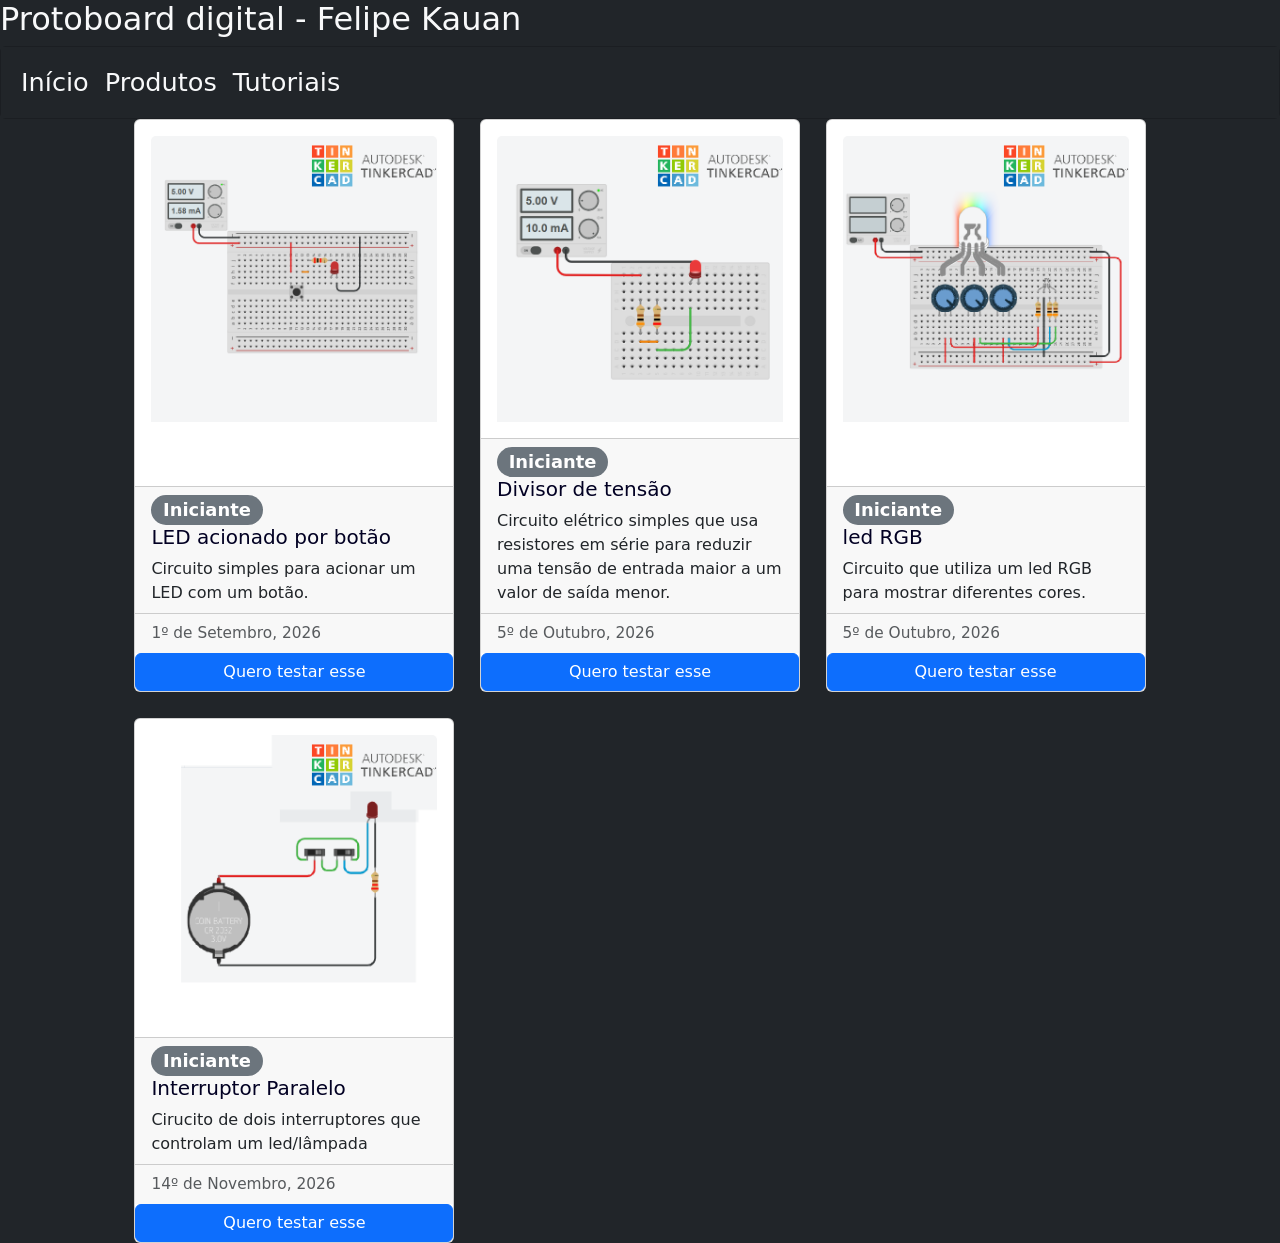
<file: paginas/galery.html>
<!DOCTYPE html>
<html lang="pt-br">

<head>
    <meta charset="UTF-8">
    <meta name="viewport" content="width=device-width, initial-scale=1.0">
    <title>Galeria</title>
    <link rel="shortcut icon" href="../Imagens/Favicon/favicon.png" sizes="512x512" type="image/x-icon">
    <link rel="stylesheet"
        href="https://fonts.googleapis.com/css2?family=Material+Symbols+Outlined:opsz,wght,FILL,GRAD@20..48,100..700,0..1,-50..200&icon_names=menu" />
    <link href="https://cdn.jsdelivr.net/npm/bootstrap@5.3.8/dist/css/bootstrap.min.css" rel="stylesheet"
        integrity="sha384-sRIl4kxILFvY47J16cr9ZwB07vP4J8+LH7qKQnuqkuIAvNWLzeN8tE5YBujZqJLB" crossorigin="anonymous">
    <script src="https://cdn.jsdelivr.net/npm/bootstrap@5.3.8/dist/js/bootstrap.bundle.min.js"
        integrity="sha384-FKyoEForCGlyvwx9Hj09JcYn3nv7wiPVlz7YYwJrWVcXK/BmnVDxM+D2scQbITxI"
        crossorigin="anonymous"></script>
    <link rel="stylesheet" href="../CSS/home.css">
</head>

<body class="bg-dark text-light">

    <header>
        <h1>Protoboard digital - Felipe Kauan</h1>
    </header>


    <nav id="menus">

        </button>
        <div class="collapse show " id="menu_gallery">
            <div class="card bg-dark">

                <nav class="navbar navbar-expand-lg bg-dark" data-bs-theme="dark">
                    <div class="container-fluid">
                        <div class="navbar-nav">
                            <a class="nav-link text-light active" aria-current="page" href="../../index.html">Início</a>
                            <a class="nav-link text-light" href="../produtos.html">Produtos</a>
                            <a class="nav-link text-light" href="../tutoriais.html">Tutoriais</a>
                        </div>
                    </div>
                </nav>
            </div>
        </div>
    </nav>


    <nav id="pastas_galery">

        <div class="pasta">

            <p class="d-inline-flex gap-1">
            </p>
            <div class="collapse show" id="chaves_fundamentos">

                <div class="itens_galeria">



                    <div class="col">

                        <div class="card h-100">

                            <div class="card-body">
                                <img src="../paginas/circuitos_praticos/Tutoriais/Acionamento_por_LED/thumblr.png" class="card-img-top"
                                    draggable="false" alt="...">
                            </div>

                            <div class="card-footer">
                                <span class="badge rounded-pill text-bg-secondary">Iniciante</span>
                                <h5 class="card-title">LED acionado por botão</h5>
                                <p class="card-text">Circuito simples para acionar um LED com um botão.</p>
                            </div>

                            <div class="card-footer">
                                <small class="text-body-secondary">1º de Setembro, 2026</small>
                            </div>

                            <a class="btn btn-primary" href="circuitos_praticos/LED-botao.html" role="button">Quero
                                testar esse</a>
                        </div>
                    </div>

                    <div class="col">

                        <div class="card h-100">

                            <div class="card-body">
                                <img src="../paginas/circuitos_praticos/Tutoriais/Divisor_de_tensao/thumblr.png" class="card-img-top"
                                    draggable="false" alt="...">
                            </div>

                            <div class="card-footer">
                                <span class="badge rounded-pill text-bg-secondary">Iniciante</span>
                                <h5 class="card-title">Divisor de tensão</h5>
                                <p class="card-text">Circuito elétrico simples que usa resistores em série para reduzir
                                    uma tensão de entrada maior a um valor de saída menor.</p>
                            </div>

                            <div class="card-footer">
                                <small class="text-body-secondary">5º de Outubro, 2026</small>
                            </div>

                            <a class="btn btn-primary" href="circuitos_praticos/divisor_de_tensao.html"
                                role="button">Quero testar esse</a>
                        </div>
                    </div>
                    <div class="col">

                        <div class="card h-100">

                            <div class="card-body">
                                <img src="../paginas/circuitos_praticos/Tutoriais/LED_RGB/Thumblr.png" class="card-img-top"
                                    draggable="false" alt="...">
                            </div>

                            <div class="card-footer">
                                <span class="badge rounded-pill text-bg-secondary">Iniciante</span>
                                <h5 class="card-title">led RGB</h5>
                                <p class="card-text">Circuito que utiliza um led RGB para mostrar diferentes cores.</p>
                            </div>

                            <div class="card-footer">
                                <small class="text-body-secondary">5º de Outubro, 2026</small>
                            </div>

                            <a class="btn btn-primary" href="circuitos_praticos/led_RGB.html" role="button">Quero testar
                                esse</a>
                        </div>





                    </div>
                    <div class="col">

                        <div class="card h-100">

                            <div class="card-body">
                                <img src="../paginas/circuitos_praticos/Tutoriais/Interruptor paralelo/Thumblr.png" class="card-img-top"
                                    draggable="false" alt="...">
                            </div>

                            <div class="card-footer">
                                <span class="badge rounded-pill text-bg-secondary">Iniciante</span>
                                <h5 class="card-title">Interruptor Paralelo</h5>
                                <p class="card-text">Cirucito de dois interruptores que controlam um led/lâmpada</p>
                            </div>

                            <div class="card-footer">
                                <small class="text-body-secondary">14º de Novembro, 2026</small>
                            </div>

                            <a class="btn btn-primary" href="circuitos_praticos/Interruptor_paralelo.html" role="button">Quero testar
                                esse</a>
                        </div>





                    </div>





                </div>

            </div>

        </div>



    </nav>

</body>

</html>
</file>
<file: CSS/home.css>
/*PARTE PARA CELULAR*/
.item{
    background-color: rgb(16, 16, 64);
    margin-top: 40px;
    padding: 10px;
    border-radius: 10px;
}
p{
    font-size: 1vw;
}
article{
    position: relative;
    width: 90vw;
    transform: translateX(-50%);
    left: 50%;
}
aside{
    position: relative;
    width: 90vw;
    transform: translateX(-50%);
    left: 50%;
    text-align: center;
}
h2{
    position: relative;
    font-size: 2vw;
    text-align: center;
}
#menus{
    position: relative;
    font-size: 2vw;
}
.badge{
    font-size: 3vw;
}
.text-body-secondary{
    font-size: 2.8vw;
}
h1{
    position: relative;
    font-size: 2.5vw;
}


.item img{
    display: flex;
    justify-self: center;
    border-radius: 10px;
    width: 100%;
}
.table{
    position: relative;
    transform: translateX(-50%);
    left: 50%;
    text-align: center;
}
.table img{
    position: relative;
}
.table th{
    font-size: 3vw;
    padding: 1.8vw;
    vertical-align: middle;
}
.table td{
    font-size: 2lvh;
    vertical-align: middle;
    padding: 1.5vw;
}

.card-title{
    font-size: 10pt;
    color: rgb(2, 0, 35);
}

span{
    position: relative;
    color: white;
}


.card-text{
    font-size: 8pt;
}

.item p {
    color: white;
    font-size: 3vw;
}
aside img{
    width: 70px;
    height: 70px;
}
.pasta{
    display: flex;
    justify-content: center;
}


.col{
    display: flex;
    font-size: 7pt;
    justify-content: center;
    width: 40vw;
}
.col img{
    display: flex;
    justify-self: center;
}
.itens_galeria{
    display: grid;
    grid-template-columns: repeat(2, 1fr);
    gap: 2vw;
}


/*PARTE INTERMEDIÁRIA*/

@media (min-width: 1000px) {
  .col{
    display: flex;
    font-size: 9pt;
    justify-content: space-between;
    width: 25vw;
}
.col img{
    display: flex;
    justify-content: center;

}

.table td{
    font-size: 2.8vw;
    vertical-align: middle;
    padding: 2.5vw;
}
.itens_galeria{
    display: grid;
    grid-template-columns: repeat(3, 1fr);
}

.card-title{
    font-size: 15pt;
    color: rgb(2, 0, 35);
}
.card-text{
    font-size: 12pt;
}

.badge{
    font-size: 1.4vw;
}
.text-body-secondary{
    font-size: 1.2vw;
}

}



/*PARTE PARA COMPUTADOR*/

@media (min-width: 1350px) {
  .col{
    display: flex;
    font-size: 9pt;
    justify-content: space-between;
    width: 20vw;
}
.col img{
    display: flex;
    justify-content: center;
}
.itens_galeria{
    display: grid;
    grid-template-columns: repeat(4, 1fr);

}

.table td{
    font-size: 1.8vw;
    vertical-align: middle;
    padding: 2.5vw;
}
.card-title{
    font-size: 18pt;
    color: rgb(2, 0, 35);
}
.card-text{
    font-size: 15pt;
}

.badge{
    font-size: 1vw;
}
.text-body-secondary{
    font-size: 1vw;
}
}
</file>
